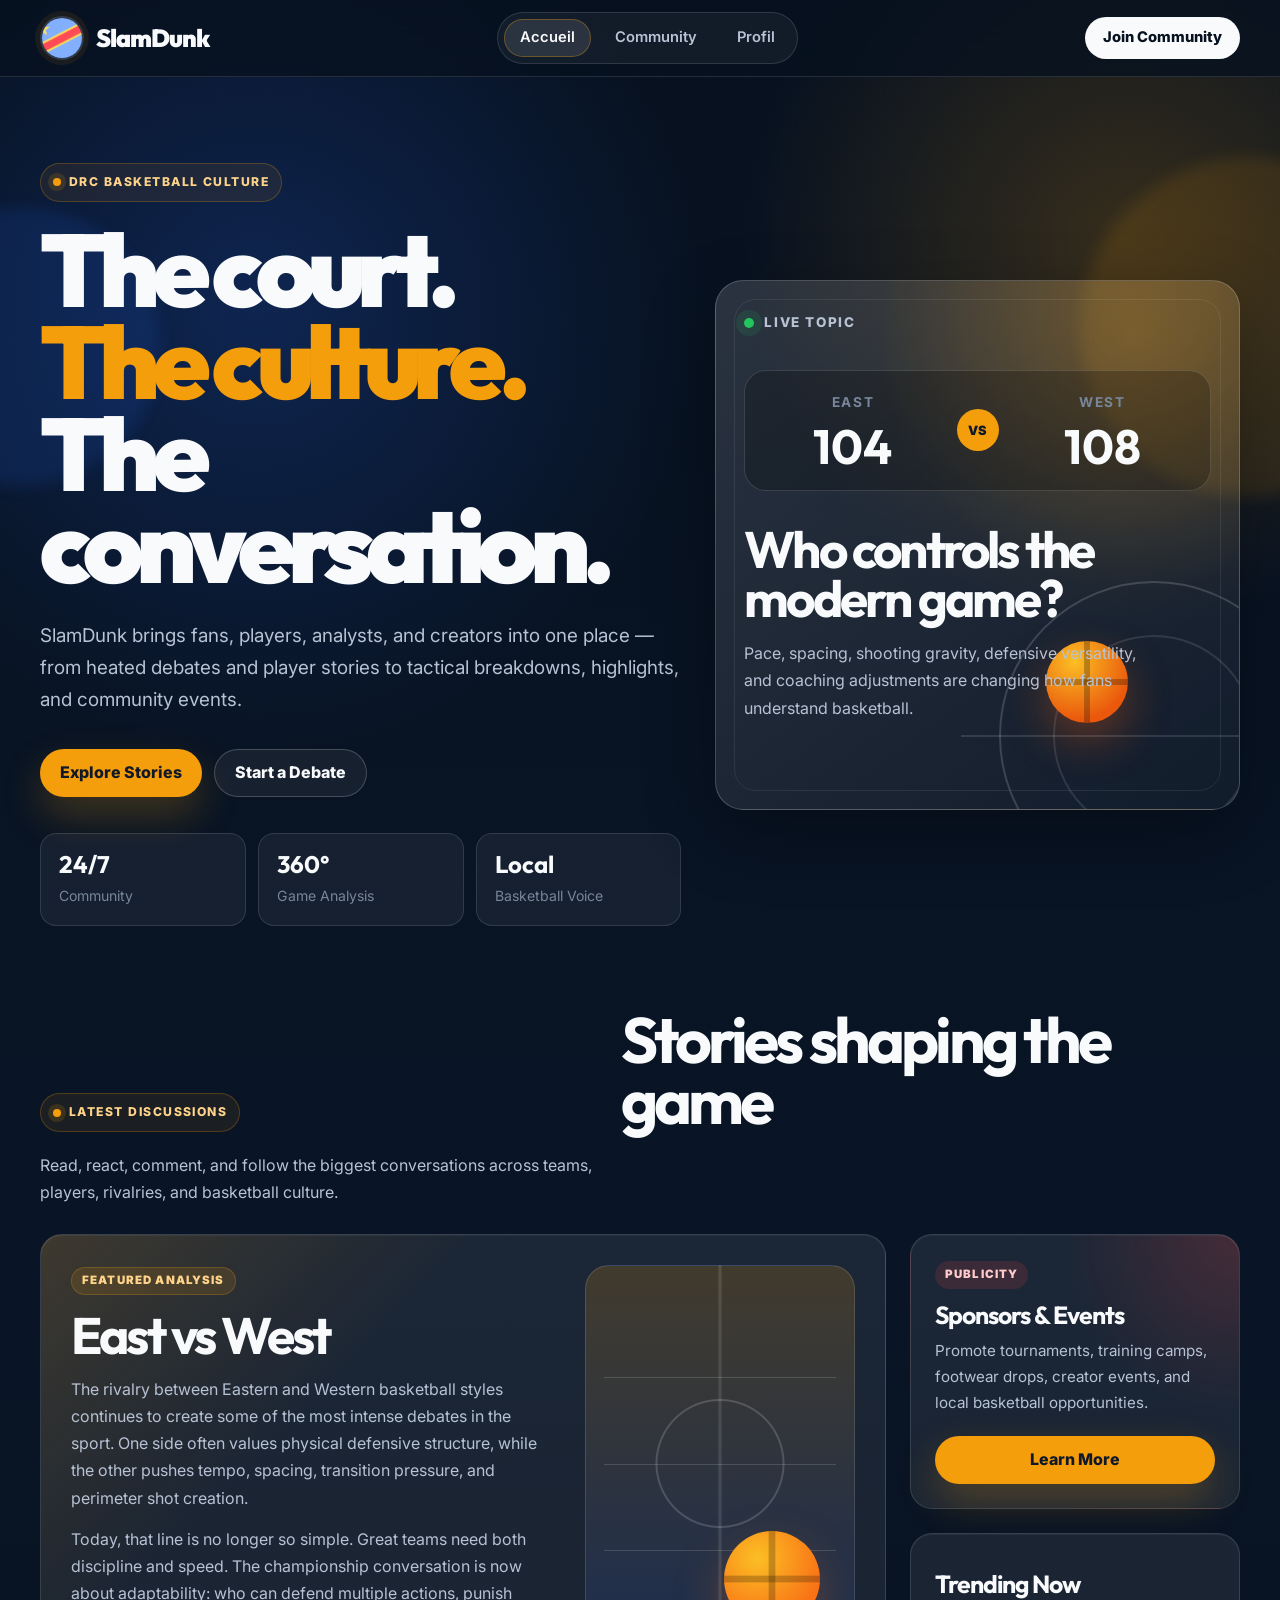
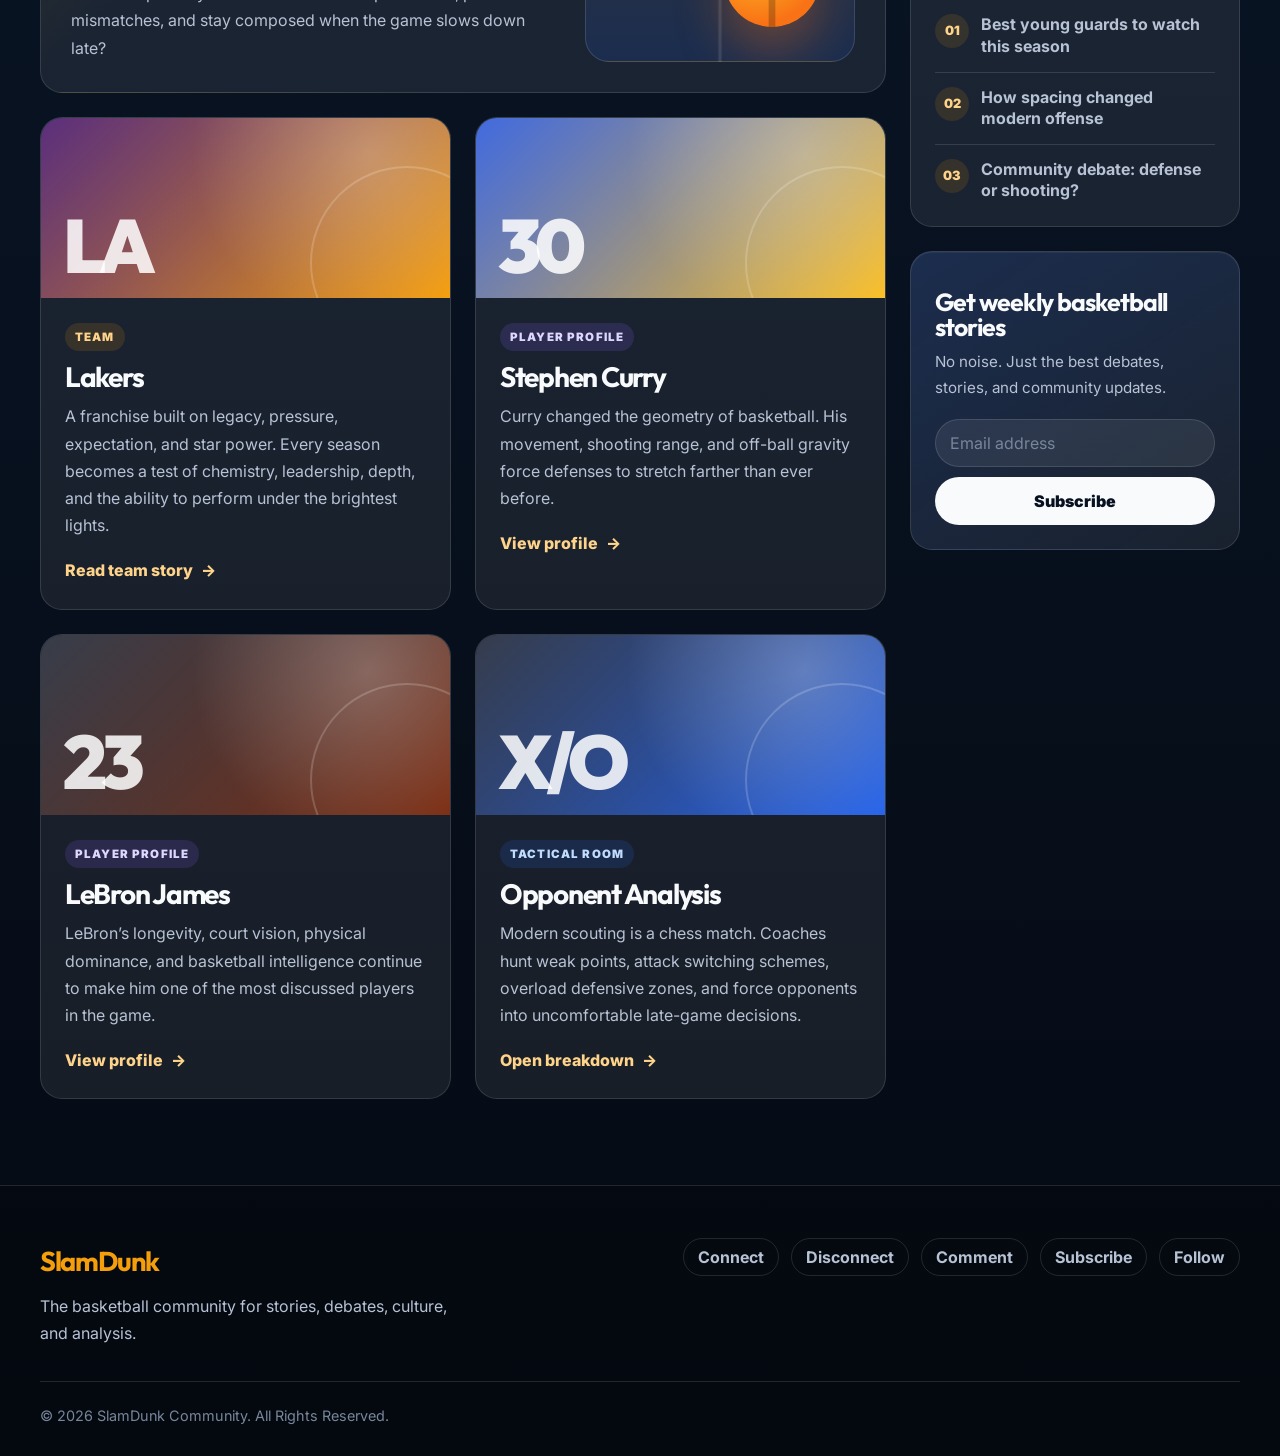
<file: index.html>
<!doctype html>
<html lang="en">
  <head>
    <meta charset="UTF-8" />
    <meta name="viewport" content="width=device-width, initial-scale=1.0" />

    <!-- Modern Fonts -->
    <link rel="preconnect" href="https://fonts.googleapis.com" />
    <link rel="preconnect" href="https://fonts.gstatic.com" crossorigin />
    <link
      href="https://fonts.googleapis.com/css2?family=Inter:wght@300;400;500;600;700&family=Outfit:wght@700;800;900&display=swap"
      rel="stylesheet"
    />

    <link rel="stylesheet" href="1.css" />

    <title>SlamDunk | Basketball Community</title>
    <meta
      name="description"
      content="A modern basketball community, news, debate, and culture platform."
    />
  </head>

  <body>
    <!-- Top Navigation -->
    <header class="navbar">
      <div class="nav-inner">
        <a href="#" class="logo-area" aria-label="SlamDunk homepage">
          <img src="drc.png" alt="DRC flag" class="nav-logo" />
          <span class="logo-text">SlamDunk</span>
        </a>

        <nav class="nav-menu" aria-label="Main navigation">
          <ul class="nav-links">
            <li><a href="#" class="active">Accueil</a></li>
            <li><a href="#">Community</a></li>
            <li><a href="#">Profil</a></li>
          </ul>
        </nav>

        <a href="#" class="nav-cta">Join Community</a>
      </div>
    </header>

    <main>
      <!-- Hero -->
      <section class="hero-section">
        <div class="hero-bg-orb hero-orb-one"></div>
        <div class="hero-bg-orb hero-orb-two"></div>

        <div class="hero-inner">
          <div class="hero-content">
            <span class="eyebrow">DRC Basketball Culture</span>

            <h1 class="hero-title">
              The court.
              <span>The culture.</span>
              The conversation.
            </h1>

            <p class="lead-text">
              SlamDunk brings fans, players, analysts, and creators into one
              place — from heated debates and player stories to tactical
              breakdowns, highlights, and community events.
            </p>

            <div class="hero-actions">
              <a href="#" class="btn btn-primary">Explore Stories</a>
              <a href="#" class="btn btn-secondary">Start a Debate</a>
            </div>

            <div class="hero-stats">
              <div>
                <strong>24/7</strong>
                <span>Community</span>
              </div>
              <div>
                <strong>360°</strong>
                <span>Game Analysis</span>
              </div>
              <div>
                <strong>Local</strong>
                <span>Basketball Voice</span>
              </div>
            </div>
          </div>

          <aside class="hero-panel" aria-label="Featured community topic">
            <div class="panel-top">
              <span class="live-dot"></span>
              <span>Live Topic</span>
            </div>

            <div class="score-card">
              <div>
                <span>East</span>
                <strong>104</strong>
              </div>
              <div class="versus">VS</div>
              <div>
                <span>West</span>
                <strong>108</strong>
              </div>
            </div>

            <h2>Who controls the modern game?</h2>

            <p>
              Pace, spacing, shooting gravity, defensive versatility, and
              coaching adjustments are changing how fans understand basketball.
            </p>

            <div class="court-graphic">
              <span class="ball"></span>
            </div>
          </aside>
        </div>
      </section>

      <!-- Main Application Wrapper -->
      <section class="page-container">
        <div class="section-heading">
          <span class="eyebrow">Latest Discussions</span>
          <h2>Stories shaping the game</h2>
          <p>
            Read, react, comment, and follow the biggest conversations across
            teams, players, rivalries, and basketball culture.
          </p>
        </div>

        <!-- Layout Grid -->
        <div class="content-layout">
          <!-- Primary Articles Area -->
          <div class="main-articles">
            <article class="card premium-card">
              <div class="premium-content">
                <div>
                  <span class="badge gold-badge">Featured Analysis</span>
                  <h2 class="card-heading">East vs West</h2>
                  <p>
                    The rivalry between Eastern and Western basketball styles
                    continues to create some of the most intense debates in the
                    sport. One side often values physical defensive structure,
                    while the other pushes tempo, spacing, transition pressure,
                    and perimeter shot creation.
                  </p>
                  <p>
                    Today, that line is no longer so simple. Great teams need
                    both discipline and speed. The championship conversation is
                    now about adaptability: who can defend multiple actions,
                    punish mismatches, and stay composed when the game slows
                    down late?
                  </p>
                </div>

                <div class="premium-visual">
                  <span class="court-line top"></span>
                  <span class="court-line middle"></span>
                  <span class="court-line bottom"></span>
                  <span class="premium-ball"></span>
                </div>
              </div>
            </article>

            <div class="cards-grid">
              <article class="card article-card team-card">
                <div class="article-visual lakers-visual">
                  <span>LA</span>
                </div>

                <div class="card-content">
                  <span class="badge team-badge">Team</span>
                  <h3 class="card-subheading">Lakers</h3>
                  <p>
                    A franchise built on legacy, pressure, expectation, and star
                    power. Every season becomes a test of chemistry, leadership,
                    depth, and the ability to perform under the brightest
                    lights.
                  </p>
                  <a href="#" class="read-link">Read team story</a>
                </div>
              </article>

              <article class="card article-card player-card">
                <div class="article-visual curry-visual">
                  <span>30</span>
                </div>

                <div class="card-content">
                  <span class="badge player-badge">Player Profile</span>
                  <h3 class="card-subheading">Stephen Curry</h3>
                  <p>
                    Curry changed the geometry of basketball. His movement,
                    shooting range, and off-ball gravity force defenses to
                    stretch farther than ever before.
                  </p>
                  <a href="#" class="read-link">View profile</a>
                </div>
              </article>

              <article class="card article-card player-card">
                <div class="article-visual lebron-visual">
                  <span>23</span>
                </div>

                <div class="card-content">
                  <span class="badge player-badge">Player Profile</span>
                  <h3 class="card-subheading">LeBron James</h3>
                  <p>
                    LeBron’s longevity, court vision, physical dominance, and
                    basketball intelligence continue to make him one of the most
                    discussed players in the game.
                  </p>
                  <a href="#" class="read-link">View profile</a>
                </div>
              </article>

              <article class="card article-card general-card">
                <div class="article-visual analysis-visual">
                  <span>X/O</span>
                </div>

                <div class="card-content">
                  <span class="badge analysis-badge">Tactical Room</span>
                  <h3 class="card-subheading">Opponent Analysis</h3>
                  <p>
                    Modern scouting is a chess match. Coaches hunt weak points,
                    attack switching schemes, overload defensive zones, and
                    force opponents into uncomfortable late-game decisions.
                  </p>
                  <a href="#" class="read-link">Open breakdown</a>
                </div>
              </article>
            </div>
          </div>

          <!-- Sidebar -->
          <aside class="sidebar">
            <div class="promo-widget">
              <span class="badge promo-badge">Publicity</span>
              <h3 class="widget-title">Sponsors & Events</h3>
              <p>
                Promote tournaments, training camps, footwear drops, creator
                events, and local basketball opportunities.
              </p>
              <a href="#" class="btn btn-primary full-width">Learn More</a>
            </div>

            <div class="side-card">
              <h3>Trending Now</h3>

              <ul class="trend-list">
                <li>
                  <span>01</span>
                  <a href="#">Best young guards to watch this season</a>
                </li>
                <li>
                  <span>02</span>
                  <a href="#">How spacing changed modern offense</a>
                </li>
                <li>
                  <span>03</span>
                  <a href="#">Community debate: defense or shooting?</a>
                </li>
              </ul>
            </div>

            <div class="newsletter-card">
              <h3>Get weekly basketball stories</h3>
              <p>
                No noise. Just the best debates, stories, and community updates.
              </p>

              <form class="newsletter-form">
                <input
                  type="email"
                  placeholder="Email address"
                  aria-label="Email address"
                />
                <button type="submit">Subscribe</button>
              </form>
            </div>
          </aside>
        </div>
      </section>
    </main>

    <!-- Footer -->
    <footer class="main-footer">
      <div class="footer-inner">
        <div class="footer-brand">
          <h4>SlamDunk</h4>
          <p>
            The basketball community for stories, debates, culture, and
            analysis.
          </p>
        </div>

        <ul class="footer-nav">
          <li><a href="#">Connect</a></li>
          <li><a href="#">Disconnect</a></li>
          <li><a href="#">Comment</a></li>
          <li><a href="#">Subscribe</a></li>
          <li><a href="#">Follow</a></li>
        </ul>
      </div>

      <div class="footer-bottom">
        <p>&copy; 2026 SlamDunk Community. All Rights Reserved.</p>
      </div>
    </footer>
  </body>
</html>
</file>
<file: 1.css>
/* =========================================================================
   SlamDunk Premium Basketball Community Theme
   ========================================================================= */

:root {
  --bg-main: #07111f;
  --bg-elevated: #0b1628;
  --bg-card: rgba(255, 255, 255, 0.075);
  --bg-card-strong: rgba(255, 255, 255, 0.11);
  --bg-glass: rgba(7, 17, 31, 0.72);

  --text-primary: #f8fafc;
  --text-secondary: #b7c2d4;
  --text-muted: #78869b;

  --accent-primary: #f59e0b;
  --accent-secondary: #2563eb;
  --accent-red: #ef4444;
  --accent-green: #22c55e;
  --accent-purple: #8b5cf6;

  --border-color: rgba(255, 255, 255, 0.12);
  --border-strong: rgba(255, 255, 255, 0.2);

  --font-sans: "Inter", sans-serif;
  --font-display: "Outfit", sans-serif;

  --max-width: 1200px;
  --radius-xl: 28px;
  --radius-lg: 22px;
  --radius-md: 16px;
  --radius-sm: 10px;

  --shadow-card: 0 24px 70px rgba(0, 0, 0, 0.32);
  --shadow-soft: 0 18px 50px rgba(0, 0, 0, 0.24);
  --transition: 220ms ease;
}

/* =========================================================================
   Reset
   ========================================================================= */

* {
  margin: 0;
  padding: 0;
  box-sizing: border-box;
}

html {
  scroll-behavior: smooth;
}

body {
  min-height: 100vh;
  background:
    radial-gradient(
      circle at 20% 10%,
      rgba(37, 99, 235, 0.24),
      transparent 28rem
    ),
    radial-gradient(
      circle at 88% 8%,
      rgba(245, 158, 11, 0.2),
      transparent 24rem
    ),
    linear-gradient(180deg, #07111f 0%, #091526 42%, #050a13 100%);
  color: var(--text-primary);
  font-family: var(--font-sans);
  line-height: 1.7;
  -webkit-font-smoothing: antialiased;
  overflow-x: hidden;
}

body::before {
  content: "";
  position: fixed;
  inset: 0;
  pointer-events: none;
  opacity: 0.18;
  background-image:
    linear-gradient(rgba(255, 255, 255, 0.05) 1px, transparent 1px),
    linear-gradient(90deg, rgba(255, 255, 255, 0.05) 1px, transparent 1px);
  background-size: 44px 44px;
  mask-image: linear-gradient(to bottom, black, transparent 75%);
}

img {
  max-width: 100%;
  display: block;
}

a {
  color: inherit;
  text-decoration: none;
}

ul {
  list-style: none;
}

button,
input {
  font: inherit;
}

/* =========================================================================
   Navigation
   ========================================================================= */

.navbar {
  position: sticky;
  top: 0;
  z-index: 100;
  border-bottom: 1px solid var(--border-color);
  background: rgba(7, 17, 31, 0.78);
  backdrop-filter: blur(18px);
  -webkit-backdrop-filter: blur(18px);
}

.nav-inner {
  width: min(var(--max-width), calc(100% - 40px));
  margin: 0 auto;
  min-height: 76px;
  display: flex;
  align-items: center;
  justify-content: space-between;
  gap: 24px;
}

.logo-area {
  display: inline-flex;
  align-items: center;
  gap: 12px;
  flex-shrink: 0;
}

.nav-logo {
  width: 44px;
  height: 44px;
  border-radius: 999px;
  object-fit: cover;
  border: 2px solid rgba(255, 255, 255, 0.18);
  box-shadow: 0 0 0 5px rgba(245, 158, 11, 0.08);
}

.logo-text {
  font-family: var(--font-display);
  font-size: 1.55rem;
  font-weight: 900;
  letter-spacing: -0.04em;
}

.nav-links {
  display: flex;
  align-items: center;
  gap: 8px;
  padding: 6px;
  border: 1px solid var(--border-color);
  border-radius: 999px;
  background: rgba(255, 255, 255, 0.05);
}

.nav-links a {
  display: inline-flex;
  align-items: center;
  justify-content: center;
  min-height: 38px;
  padding: 0 16px;
  border-radius: 999px;
  color: var(--text-secondary);
  font-size: 0.92rem;
  font-weight: 600;
  transition: var(--transition);
}

.nav-links a:hover,
.nav-links a.active {
  color: var(--text-primary);
  background: rgba(255, 255, 255, 0.1);
}

.nav-links a.active {
  box-shadow: inset 0 0 0 1px rgba(245, 158, 11, 0.32);
}

.nav-cta {
  display: inline-flex;
  align-items: center;
  justify-content: center;
  min-height: 42px;
  padding: 0 18px;
  border-radius: 999px;
  background: var(--text-primary);
  color: #07111f;
  font-size: 0.92rem;
  font-weight: 800;
  transition: var(--transition);
  white-space: nowrap;
}

.nav-cta:hover {
  transform: translateY(-2px);
  box-shadow: 0 14px 32px rgba(255, 255, 255, 0.16);
}

/* =========================================================================
   Hero
   ========================================================================= */

.hero-section {
  position: relative;
  overflow: hidden;
  padding: 86px 20px 64px;
}

.hero-inner {
  position: relative;
  z-index: 2;
  width: min(var(--max-width), 100%);
  margin: 0 auto;
  display: grid;
  grid-template-columns: minmax(0, 1.1fr) minmax(340px, 0.9fr);
  gap: 34px;
  align-items: center;
}

.hero-bg-orb {
  position: absolute;
  border-radius: 999px;
  filter: blur(8px);
  opacity: 0.65;
}

.hero-orb-one {
  width: 280px;
  height: 280px;
  top: 130px;
  left: -120px;
  background: rgba(37, 99, 235, 0.22);
}

.hero-orb-two {
  width: 340px;
  height: 340px;
  right: -140px;
  top: 80px;
  background: rgba(245, 158, 11, 0.18);
}

.eyebrow {
  display: inline-flex;
  align-items: center;
  width: fit-content;
  gap: 8px;
  padding: 8px 12px;
  border: 1px solid rgba(245, 158, 11, 0.24);
  border-radius: 999px;
  background: rgba(245, 158, 11, 0.08);
  color: #ffd48a;
  font-size: 0.76rem;
  font-weight: 800;
  text-transform: uppercase;
  letter-spacing: 0.12em;
}

.eyebrow::before {
  content: "";
  width: 8px;
  height: 8px;
  border-radius: 999px;
  background: var(--accent-primary);
  box-shadow: 0 0 0 5px rgba(245, 158, 11, 0.14);
}

.hero-title {
  max-width: 820px;
  margin-top: 22px;
  font-family: var(--font-display);
  font-size: clamp(3.4rem, 8vw, 7.2rem);
  font-weight: 900;
  line-height: 0.9;
  letter-spacing: -0.075em;
}

.hero-title span {
  display: block;
  color: var(--accent-primary);
}

.lead-text {
  max-width: 700px;
  margin-top: 28px;
  color: var(--text-secondary);
  font-size: clamp(1rem, 1.5vw, 1.18rem);
}

.hero-actions {
  display: flex;
  flex-wrap: wrap;
  gap: 12px;
  margin-top: 32px;
}

.btn {
  display: inline-flex;
  align-items: center;
  justify-content: center;
  min-height: 48px;
  padding: 0 20px;
  border: 0;
  border-radius: 999px;
  font-weight: 800;
  cursor: pointer;
  transition: var(--transition);
}

.btn-primary {
  background: var(--accent-primary);
  color: #111827;
  box-shadow: 0 18px 40px rgba(245, 158, 11, 0.24);
}

.btn-primary:hover {
  transform: translateY(-2px);
  background: #fbbf24;
}

.btn-secondary {
  border: 1px solid var(--border-strong);
  background: rgba(255, 255, 255, 0.06);
  color: var(--text-primary);
}

.btn-secondary:hover {
  transform: translateY(-2px);
  background: rgba(255, 255, 255, 0.1);
}

.full-width {
  width: 100%;
}

.hero-stats {
  display: grid;
  grid-template-columns: repeat(3, minmax(0, 1fr));
  gap: 12px;
  max-width: 650px;
  margin-top: 36px;
}

.hero-stats div {
  padding: 18px;
  border: 1px solid var(--border-color);
  border-radius: var(--radius-md);
  background: rgba(255, 255, 255, 0.055);
}

.hero-stats strong {
  display: block;
  font-family: var(--font-display);
  font-size: 1.5rem;
  line-height: 1;
}

.hero-stats span {
  display: block;
  margin-top: 8px;
  color: var(--text-muted);
  font-size: 0.88rem;
}

/* Hero Panel */

.hero-panel {
  position: relative;
  overflow: hidden;
  min-height: 530px;
  padding: 28px;
  border: 1px solid var(--border-strong);
  border-radius: var(--radius-xl);
  background:
    linear-gradient(
      145deg,
      rgba(255, 255, 255, 0.14),
      rgba(255, 255, 255, 0.04)
    ),
    radial-gradient(
      circle at 80% 10%,
      rgba(245, 158, 11, 0.22),
      transparent 16rem
    );
  box-shadow: var(--shadow-card);
}

.hero-panel::before {
  content: "";
  position: absolute;
  inset: 18px;
  border: 1px solid rgba(255, 255, 255, 0.08);
  border-radius: 22px;
  pointer-events: none;
}

.panel-top {
  display: inline-flex;
  align-items: center;
  gap: 10px;
  color: var(--text-secondary);
  font-size: 0.84rem;
  font-weight: 800;
  text-transform: uppercase;
  letter-spacing: 0.12em;
}

.live-dot {
  width: 10px;
  height: 10px;
  border-radius: 999px;
  background: var(--accent-green);
  box-shadow: 0 0 0 8px rgba(34, 197, 94, 0.12);
}

.score-card {
  position: relative;
  z-index: 1;
  display: grid;
  grid-template-columns: 1fr auto 1fr;
  gap: 16px;
  align-items: center;
  margin-top: 34px;
  padding: 20px;
  border: 1px solid rgba(255, 255, 255, 0.14);
  border-radius: 22px;
  background: rgba(0, 0, 0, 0.22);
}

.score-card div:not(.versus) {
  text-align: center;
}

.score-card span {
  display: block;
  color: var(--text-muted);
  font-size: 0.85rem;
  font-weight: 700;
  text-transform: uppercase;
  letter-spacing: 0.12em;
}

.score-card strong {
  display: block;
  margin-top: 8px;
  font-family: var(--font-display);
  font-size: 3rem;
  line-height: 1;
}

.versus {
  width: 42px;
  height: 42px;
  display: grid;
  place-items: center;
  border-radius: 999px;
  background: var(--accent-primary);
  color: #111827;
  font-size: 0.8rem;
  font-weight: 900;
}

.hero-panel h2 {
  position: relative;
  z-index: 1;
  margin-top: 34px;
  font-family: var(--font-display);
  font-size: clamp(2rem, 4vw, 3.4rem);
  line-height: 0.95;
  letter-spacing: -0.055em;
}

.hero-panel p {
  position: relative;
  z-index: 1;
  max-width: 420px;
  margin-top: 18px;
  color: var(--text-secondary);
}

.court-graphic {
  position: absolute;
  right: -70px;
  bottom: -82px;
  width: 310px;
  height: 310px;
  border: 2px solid rgba(255, 255, 255, 0.16);
  border-radius: 999px;
}

.court-graphic::before,
.court-graphic::after {
  content: "";
  position: absolute;
  border: 2px solid rgba(255, 255, 255, 0.11);
}

.court-graphic::before {
  inset: 52px;
  border-radius: 999px;
}

.court-graphic::after {
  top: 50%;
  left: -40px;
  width: 390px;
  height: 2px;
  border: 0;
  background: rgba(255, 255, 255, 0.12);
  transform: translateY(-50%);
}

.ball {
  position: absolute;
  left: 45px;
  top: 58px;
  width: 82px;
  height: 82px;
  border-radius: 999px;
  background:
    linear-gradient(
      90deg,
      transparent 46%,
      rgba(0, 0, 0, 0.25) 47%,
      rgba(0, 0, 0, 0.25) 53%,
      transparent 54%
    ),
    linear-gradient(
      0deg,
      transparent 46%,
      rgba(0, 0, 0, 0.25) 47%,
      rgba(0, 0, 0, 0.25) 53%,
      transparent 54%
    ),
    radial-gradient(circle at 35% 25%, #fbbf24, #ea580c 72%);
  box-shadow: 0 18px 44px rgba(234, 88, 12, 0.35);
}

/* =========================================================================
   Page Layout
   ========================================================================= */

.page-container {
  width: min(var(--max-width), calc(100% - 40px));
  margin: 0 auto;
  padding: 20px 0 0;
}

.section-heading {
  display: grid;
  grid-template-columns: 0.95fr 1.05fr;
  gap: 20px;
  align-items: end;
  margin-bottom: 28px;
}

.section-heading h2 {
  font-family: var(--font-display);
  font-size: clamp(2.3rem, 5vw, 4.6rem);
  line-height: 0.95;
  letter-spacing: -0.06em;
}

.section-heading p {
  color: var(--text-secondary);
  max-width: 620px;
  justify-self: end;
}

.content-layout {
  display: grid;
  grid-template-columns: minmax(0, 1fr) 330px;
  gap: 24px;
  align-items: start;
}

.main-articles {
  min-width: 0;
}

/* =========================================================================
   Cards
   ========================================================================= */

.card {
  position: relative;
  overflow: hidden;
  border: 1px solid var(--border-color);
  border-radius: var(--radius-lg);
  background: var(--bg-card);
  box-shadow: 0 1px 0 rgba(255, 255, 255, 0.05) inset;
  transition: var(--transition);
}

.card:hover {
  transform: translateY(-4px);
  border-color: rgba(245, 158, 11, 0.28);
  background: var(--bg-card-strong);
  box-shadow: var(--shadow-soft);
}

.premium-card {
  margin-bottom: 24px;
  background:
    linear-gradient(135deg, rgba(245, 158, 11, 0.16), transparent 34%),
    rgba(255, 255, 255, 0.075);
}

.premium-content {
  display: grid;
  grid-template-columns: minmax(0, 1fr) 270px;
  gap: 28px;
  min-height: 360px;
  padding: 30px;
}

.card-heading {
  margin-top: 16px;
  font-family: var(--font-display);
  font-size: clamp(2rem, 4vw, 3.3rem);
  line-height: 0.95;
  letter-spacing: -0.055em;
}

.card p {
  color: var(--text-secondary);
}

.card-heading + p {
  margin-top: 16px;
}

.card p + p {
  margin-top: 14px;
}

.badge {
  display: inline-flex;
  align-items: center;
  width: fit-content;
  min-height: 28px;
  padding: 0 10px;
  border-radius: 999px;
  font-size: 0.72rem;
  font-weight: 900;
  text-transform: uppercase;
  letter-spacing: 0.1em;
}

.gold-badge {
  background: rgba(245, 158, 11, 0.13);
  color: #ffd48a;
  border: 1px solid rgba(245, 158, 11, 0.22);
}

.team-badge {
  background: rgba(245, 158, 11, 0.13);
  color: #ffd48a;
}

.player-badge {
  background: rgba(139, 92, 246, 0.16);
  color: #ddd6fe;
}

.analysis-badge {
  background: rgba(37, 99, 235, 0.16);
  color: #bfdbfe;
}

.promo-badge {
  background: rgba(239, 68, 68, 0.15);
  color: #fecaca;
}

.premium-visual {
  position: relative;
  min-height: 300px;
  border-radius: 24px;
  border: 1px solid rgba(255, 255, 255, 0.13);
  background:
    radial-gradient(
      circle at center,
      transparent 0 62px,
      rgba(255, 255, 255, 0.16) 63px 64px,
      transparent 65px
    ),
    linear-gradient(
      90deg,
      transparent 49%,
      rgba(255, 255, 255, 0.14) 50%,
      transparent 51%
    ),
    linear-gradient(180deg, rgba(245, 158, 11, 0.18), rgba(37, 99, 235, 0.16));
  overflow: hidden;
}

.court-line {
  position: absolute;
  left: 18px;
  right: 18px;
  height: 1px;
  background: rgba(255, 255, 255, 0.14);
}

.court-line.top {
  top: 28%;
}

.court-line.middle {
  top: 50%;
}

.court-line.bottom {
  top: 72%;
}

.premium-ball {
  position: absolute;
  right: 34px;
  bottom: 34px;
  width: 96px;
  height: 96px;
  border-radius: 999px;
  background:
    linear-gradient(
      90deg,
      transparent 46%,
      rgba(0, 0, 0, 0.22) 47%,
      rgba(0, 0, 0, 0.22) 53%,
      transparent 54%
    ),
    linear-gradient(
      0deg,
      transparent 46%,
      rgba(0, 0, 0, 0.22) 47%,
      rgba(0, 0, 0, 0.22) 53%,
      transparent 54%
    ),
    radial-gradient(circle at 35% 28%, #fbbf24, #f97316 70%);
  box-shadow: 0 24px 50px rgba(249, 115, 22, 0.34);
}

/* Article Grid */

.cards-grid {
  display: grid;
  grid-template-columns: repeat(2, minmax(0, 1fr));
  gap: 24px;
}

.article-card {
  min-height: 100%;
}

.article-visual {
  min-height: 180px;
  display: flex;
  align-items: flex-end;
  justify-content: flex-start;
  padding: 22px;
  isolation: isolate;
  position: relative;
  overflow: hidden;
}

.article-visual::before {
  content: "";
  position: absolute;
  inset: 0;
  background:
    radial-gradient(
      circle at 80% 20%,
      rgba(255, 255, 255, 0.26),
      transparent 11rem
    ),
    linear-gradient(135deg, rgba(255, 255, 255, 0.16), transparent);
  z-index: -1;
}

.article-visual::after {
  content: "";
  position: absolute;
  right: -54px;
  bottom: -62px;
  width: 190px;
  height: 190px;
  border: 2px solid rgba(255, 255, 255, 0.18);
  border-radius: 999px;
  z-index: -1;
}

.article-visual span {
  font-family: var(--font-display);
  font-size: 4.7rem;
  font-weight: 900;
  line-height: 0.8;
  letter-spacing: -0.08em;
  color: rgba(255, 255, 255, 0.86);
}

.lakers-visual {
  background: linear-gradient(135deg, #3b0764, #f59e0b);
}

.curry-visual {
  background: linear-gradient(135deg, #1d4ed8, #fbbf24);
}

.lebron-visual {
  background: linear-gradient(135deg, #111827, #7c2d12);
}

.analysis-visual {
  background: linear-gradient(135deg, #0f172a, #2563eb);
}

.card-content {
  padding: 24px;
}

.card-subheading {
  margin-top: 12px;
  margin-bottom: 12px;
  font-family: var(--font-display);
  font-size: 1.75rem;
  line-height: 1;
  letter-spacing: -0.045em;
}

.read-link {
  display: inline-flex;
  align-items: center;
  gap: 8px;
  margin-top: 18px;
  color: #ffd48a;
  font-weight: 800;
  transition: var(--transition);
}

.read-link::after {
  content: "→";
  transition: var(--transition);
}

.read-link:hover {
  color: var(--accent-primary);
}

.read-link:hover::after {
  transform: translateX(4px);
}

/* =========================================================================
   Sidebar
   ========================================================================= */

.sidebar {
  display: grid;
  gap: 24px;
  position: sticky;
  top: 100px;
}

.promo-widget,
.side-card,
.newsletter-card {
  border: 1px solid var(--border-color);
  border-radius: var(--radius-lg);
  background: rgba(255, 255, 255, 0.075);
  box-shadow: 0 1px 0 rgba(255, 255, 255, 0.05) inset;
}

.promo-widget {
  padding: 24px;
  background:
    radial-gradient(
      circle at 100% 0%,
      rgba(239, 68, 68, 0.2),
      transparent 11rem
    ),
    rgba(255, 255, 255, 0.075);
}

.widget-title,
.side-card h3,
.newsletter-card h3 {
  margin-top: 14px;
  margin-bottom: 10px;
  font-family: var(--font-display);
  font-size: 1.55rem;
  line-height: 1;
  letter-spacing: -0.04em;
}

.promo-widget p,
.newsletter-card p {
  color: var(--text-secondary);
  font-size: 0.95rem;
}

.promo-widget .btn {
  margin-top: 20px;
}

.side-card,
.newsletter-card {
  padding: 24px;
}

.trend-list {
  display: grid;
  gap: 14px;
  margin-top: 18px;
}

.trend-list li {
  display: grid;
  grid-template-columns: 34px 1fr;
  gap: 12px;
  align-items: start;
  padding-bottom: 14px;
  border-bottom: 1px solid var(--border-color);
}

.trend-list li:last-child {
  padding-bottom: 0;
  border-bottom: 0;
}

.trend-list span {
  display: grid;
  place-items: center;
  width: 34px;
  height: 34px;
  border-radius: 999px;
  background: rgba(245, 158, 11, 0.12);
  color: #ffd48a;
  font-size: 0.8rem;
  font-weight: 900;
}

.trend-list a {
  color: var(--text-secondary);
  font-weight: 700;
  line-height: 1.35;
  transition: var(--transition);
}

.trend-list a:hover {
  color: var(--text-primary);
}

.newsletter-card {
  background:
    linear-gradient(145deg, rgba(37, 99, 235, 0.16), transparent),
    rgba(255, 255, 255, 0.075);
}

.newsletter-form {
  display: grid;
  gap: 10px;
  margin-top: 18px;
}

.newsletter-form input {
  width: 100%;
  min-height: 48px;
  padding: 0 14px;
  border: 1px solid var(--border-color);
  border-radius: 999px;
  outline: none;
  background: rgba(255, 255, 255, 0.08);
  color: var(--text-primary);
}

.newsletter-form input::placeholder {
  color: var(--text-muted);
}

.newsletter-form input:focus {
  border-color: rgba(245, 158, 11, 0.46);
}

.newsletter-form button {
  min-height: 48px;
  border: 0;
  border-radius: 999px;
  background: var(--text-primary);
  color: #07111f;
  font-weight: 900;
  cursor: pointer;
  transition: var(--transition);
}

.newsletter-form button:hover {
  transform: translateY(-2px);
}

/* =========================================================================
   Footer
   ========================================================================= */

.main-footer {
  margin-top: 86px;
  padding: 52px 20px 28px;
  border-top: 1px solid var(--border-color);
  background: rgba(0, 0, 0, 0.22);
}

.footer-inner,
.footer-bottom {
  width: min(var(--max-width), 100%);
  margin: 0 auto;
}

.footer-inner {
  display: flex;
  justify-content: space-between;
  gap: 28px;
  flex-wrap: wrap;
}

.footer-brand h4 {
  font-family: var(--font-display);
  font-size: 1.7rem;
  letter-spacing: -0.05em;
  color: var(--accent-primary);
}

.footer-brand p {
  max-width: 420px;
  margin-top: 8px;
  color: var(--text-secondary);
}

.footer-nav {
  display: flex;
  flex-wrap: wrap;
  gap: 12px;
}

.footer-nav a {
  display: inline-flex;
  align-items: center;
  min-height: 38px;
  padding: 0 14px;
  border: 1px solid var(--border-color);
  border-radius: 999px;
  color: var(--text-secondary);
  font-weight: 700;
  transition: var(--transition);
}

.footer-nav a:hover {
  color: var(--text-primary);
  background: rgba(255, 255, 255, 0.08);
}

.footer-bottom {
  margin-top: 34px;
  padding-top: 22px;
  border-top: 1px solid var(--border-color);
  color: var(--text-muted);
  font-size: 0.9rem;
}

/* =========================================================================
   Responsive
   ========================================================================= */

@media (max-width: 1040px) {
  .hero-inner,
  .content-layout,
  .section-heading {
    grid-template-columns: 1fr;
  }

  .hero-panel {
    min-height: 460px;
  }

  .section-heading p {
    justify-self: start;
  }

  .sidebar {
    position: static;
    grid-template-columns: repeat(3, minmax(0, 1fr));
  }

  .premium-content {
    grid-template-columns: 1fr;
  }

  .premium-visual {
    min-height: 240px;
  }
}

@media (max-width: 820px) {
  .nav-inner {
    min-height: auto;
    padding: 14px 0;
    flex-wrap: wrap;
  }

  .nav-menu {
    order: 3;
    width: 100%;
  }

  .nav-links {
    width: 100%;
    justify-content: space-between;
    border-radius: 18px;
  }

  .nav-links a {
    flex: 1;
  }

  .nav-cta {
    display: none;
  }

  .hero-section {
    padding-top: 54px;
  }

  .hero-stats,
  .cards-grid,
  .sidebar {
    grid-template-columns: 1fr;
  }

  .hero-title {
    font-size: clamp(3.1rem, 16vw, 5rem);
  }

  .hero-panel {
    min-height: 420px;
    padding: 22px;
  }

  .score-card strong {
    font-size: 2.35rem;
  }
}

@media (max-width: 520px) {
  .nav-inner,
  .page-container {
    width: min(100% - 28px, var(--max-width));
  }

  .hero-section {
    padding-left: 14px;
    padding-right: 14px;
  }

  .hero-actions {
    display: grid;
  }

  .btn {
    width: 100%;
  }

  .hero-stats {
    gap: 10px;
  }

  .hero-stats div {
    padding: 15px;
  }

  .premium-content,
  .card-content,
  .promo-widget,
  .side-card,
  .newsletter-card {
    padding: 20px;
  }

  .article-visual {
    min-height: 155px;
  }

  .article-visual span {
    font-size: 3.8rem;
  }

  .footer-inner {
    display: grid;
  }

  .footer-nav {
    display: grid;
    grid-template-columns: repeat(2, minmax(0, 1fr));
  }
}
</file>
